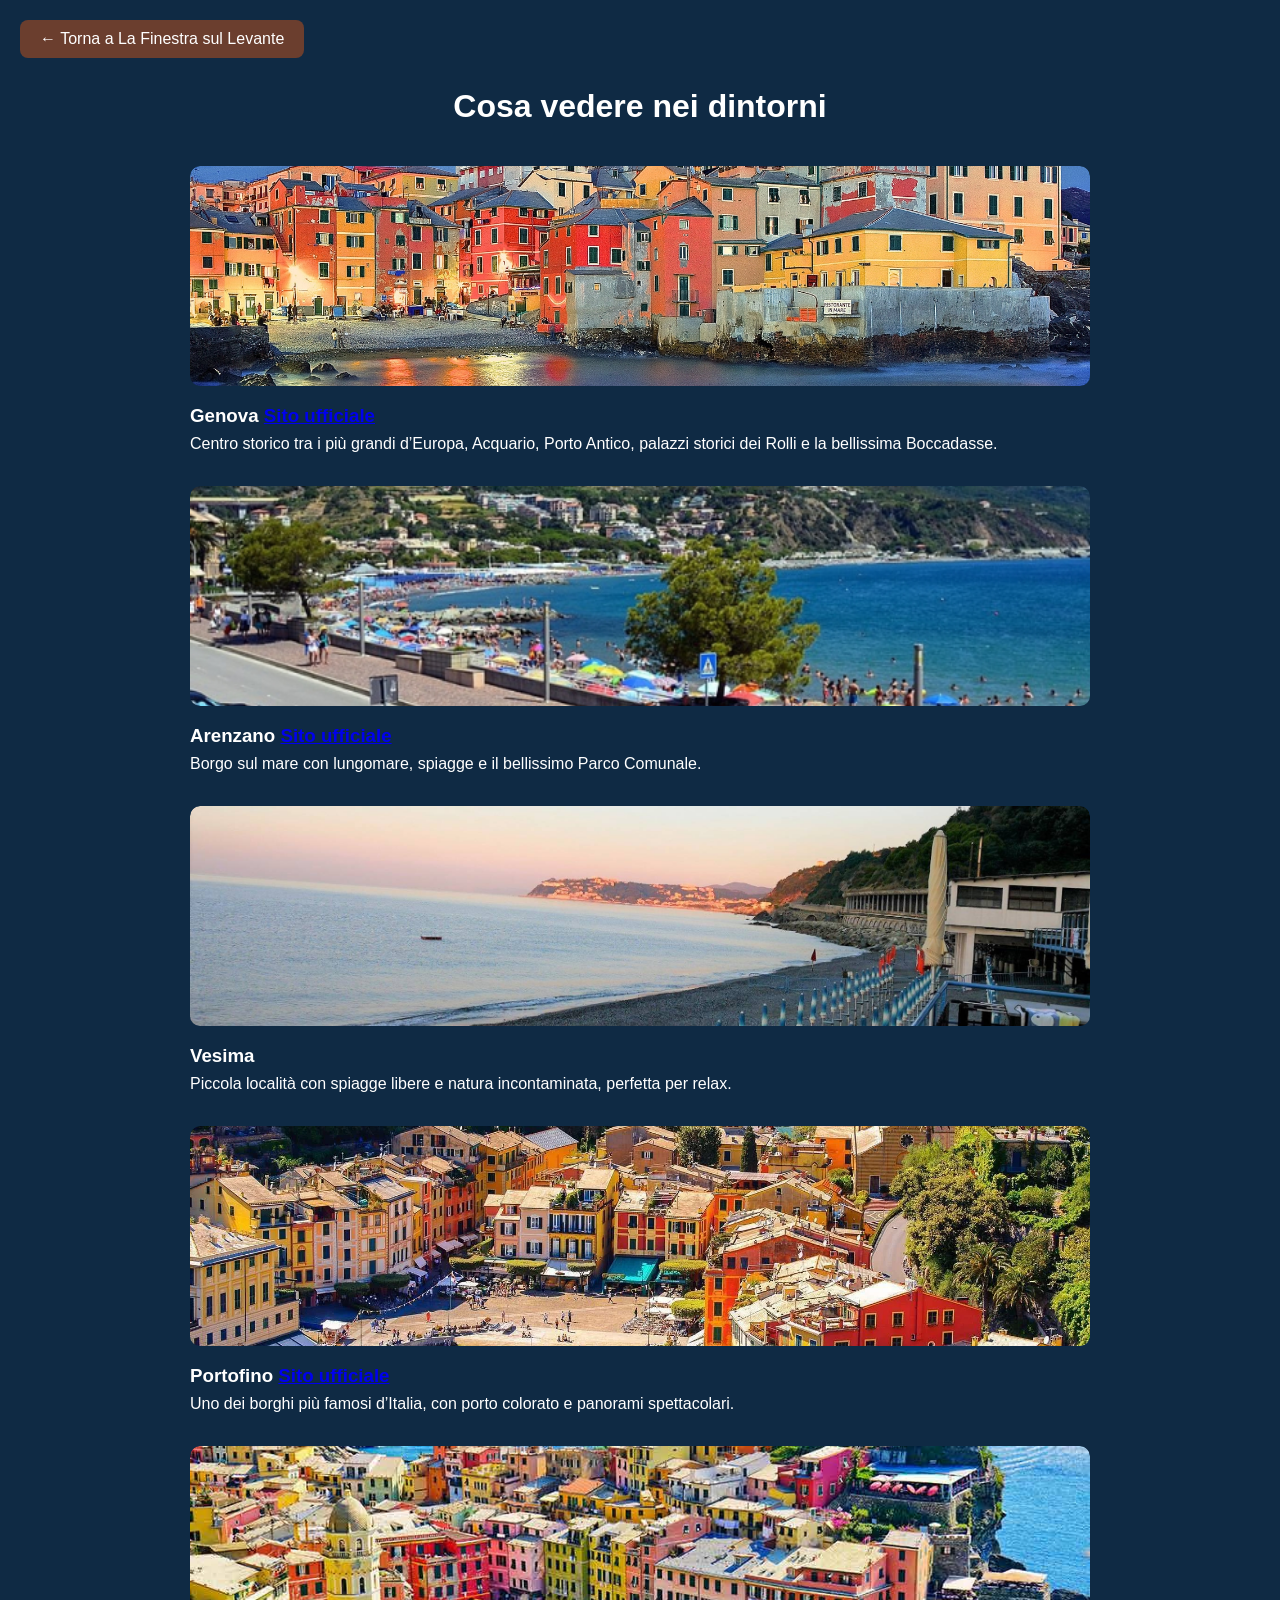
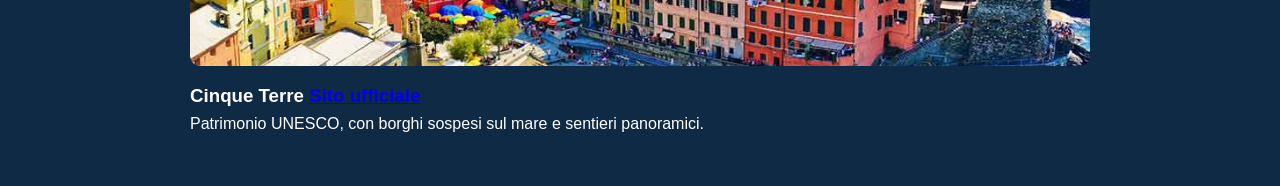
<file: cosa-visitare.html>
<!DOCTYPE html>
<html lang="it">
<head>
<meta charset="UTF-8">
<meta name="robots" content="noindex, nofollow">
<meta name="viewport" content="width=device-width, initial-scale=1.0">
<title>Cosa vedere nei dintorni</title>

<style>
body {
    margin: 0;
    font-family: Arial, sans-serif;
    background: #0f2a44;
    color: white;
}

/* Pulsante torna indietro */
.back {
    display: inline-block;
    margin: 20px;
    padding: 10px 20px;
    background: #6b3e2e;
    color: white;
    text-decoration: none;
    border-radius: 8px;
}

/* Titolo */
h1 {
    text-align: center;
    margin-top: 10px;
}

/* Lista posti */
.lista {
    max-width: 900px;
    margin: auto;
    padding: 20px;
}

.luogo {
    margin-bottom: 30px;
}

.luogo img {
    width: 100%;
    height: 220px;
    object-fit: cover;
    border-radius: 10px;
    margin-bottom: 10px;
}

.luogo h3 {
    margin: 5px 0;
}

.luogo p {
    margin: 0;
    line-height: 1.5;
}
.luogo {
    overflow: hidden;
    border-radius: 10px;
}

.luogo img {
    width: 100%;
    height: 220px;
    object-fit: cover;
    border-radius: 10px;
    margin-bottom: 10px;

    transition: transform 0.4s ease, filter 0.4s ease;
}

/* ✨ effetto hover */
.luogo:hover img {
    transform: scale(1.05);
    filter: brightness(1.1);
}
</style>
</head>

<body>

<a href="index.html" class="back">← Torna a La Finestra sul Levante</a>

<h1>Cosa vedere nei dintorni</h1>

<div class="lista">

    <div class="luogo">
        <img src="Foto/visita/Genova.jpg">
        <h3>
        Genova
        <a href="https://www.visitgenoa.it/it" target="_blank" rel="noopener noreferrer" class="link-info"> Sito ufficiale </a>
        </h3>
        <p>Centro storico tra i più grandi d’Europa, Acquario, Porto Antico, palazzi storici dei Rolli e la bellissima Boccadasse.</p>
    </div>

    <div class="luogo">
        <img src="Foto/visita/Arenzano.jpg">
        <h3>
        Arenzano
        <a href="https://www.arenzanoturismo.it/" target="_blank" rel="noopener noreferrer" class="link-info"> Sito ufficiale </a>
        </h3>
        <p>Borgo sul mare con lungomare, spiagge e il bellissimo Parco Comunale.</p>
    </div>

    <div class="luogo">
        <img src="Foto/visita/Vesima.jpg">
        <h3>Vesima</h3>
        <p>Piccola località con spiagge libere e natura incontaminata, perfetta per relax.</p>
    </div>

    <div class="luogo">
        <img src="Foto/visita/Portofino.jpg">
        <h3>
        Portofino
        <a href="https://www.visitgenoa.it/it/il-parco-di-portofino-e-la-riserva-marina" target="_blank" rel="noopener noreferrer" class="link-info"> Sito ufficiale </a>
        </h3>
        <p>Uno dei borghi più famosi d’Italia, con porto colorato e panorami spettacolari.</p>
    </div>

    <div class="luogo">
        <img src="Foto/visita/Cinqueterre.jpg">
        <h3>
        Cinque Terre
         <a href="https://www.parconazionale5terre.it/" target="_blank" rel="noopener noreferrer" class="link-info"> Sito ufficiale </a>
        </h3>
        <p>Patrimonio UNESCO, con borghi sospesi sul mare e sentieri panoramici.</p>
    </div>

</div>

</body>
</html>
</file>
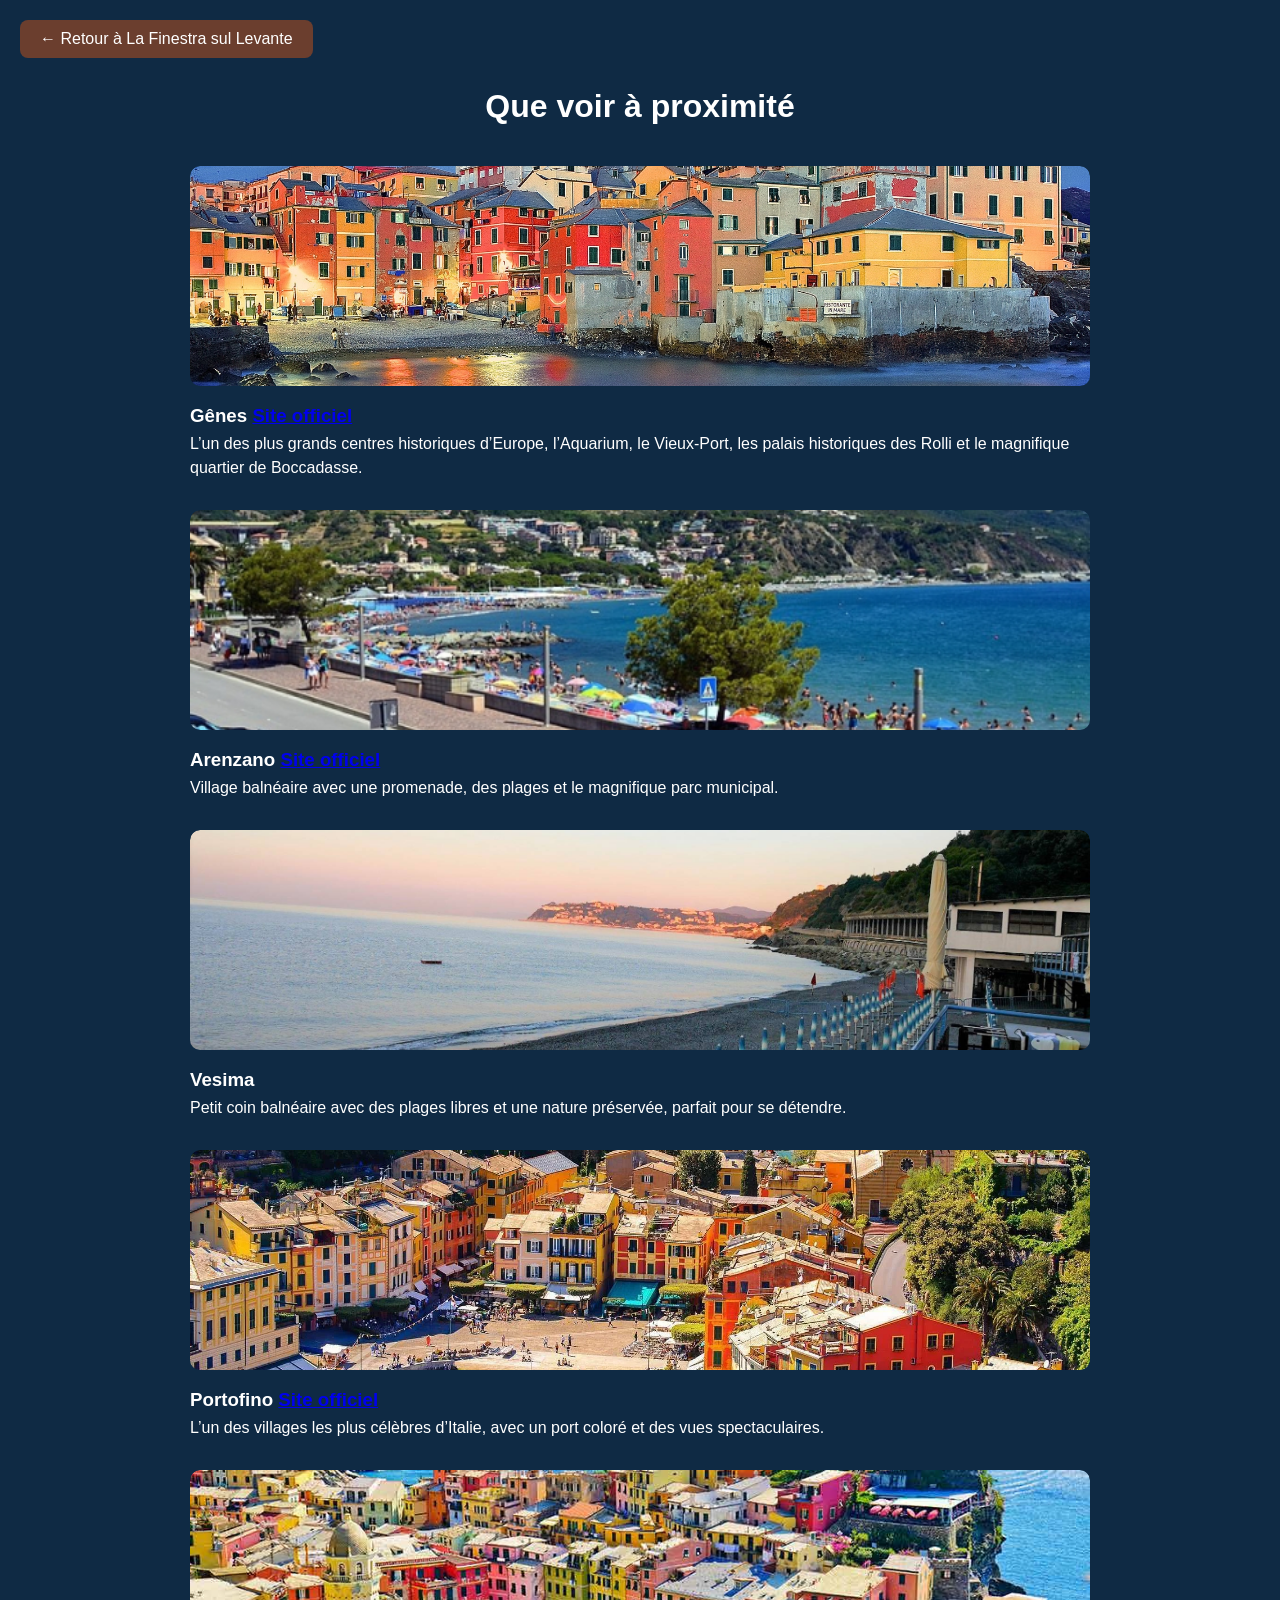
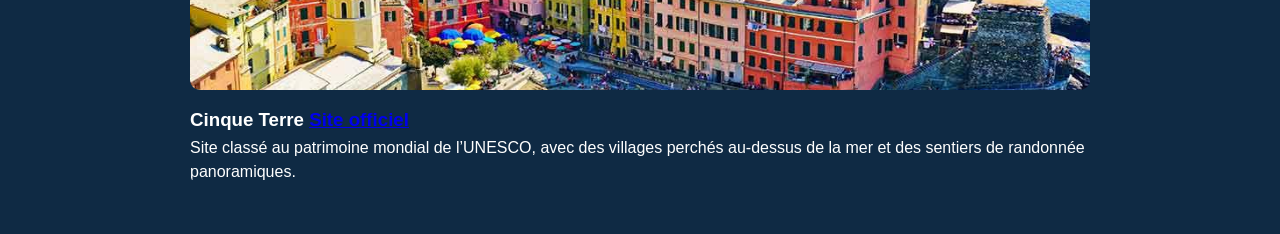
<file: decouvrez-ligurie.html>
<!DOCTYPE html>
<html lang="fr">
<head>
<meta charset="UTF-8">
<meta name="robots" content="noindex, nofollow">
<meta name="viewport" content="width=device-width, initial-scale=1.0">
<title>Cosa vedere nei dintorni</title>

<style>
body {
    margin: 0;
    font-family: Arial, sans-serif;
    background: #0f2a44;
    color: white;
}

/* Pulsante torna indietro */
.back {
    display: inline-block;
    margin: 20px;
    padding: 10px 20px;
    background: #6b3e2e;
    color: white;
    text-decoration: none;
    border-radius: 8px;
}

/* Titolo */
h1 {
    text-align: center;
    margin-top: 10px;
}

/* Lista posti */
.lista {
    max-width: 900px;
    margin: auto;
    padding: 20px;
}

.luogo {
    margin-bottom: 30px;
}

.luogo img {
    width: 100%;
    height: 220px;
    object-fit: cover;
    border-radius: 10px;
    margin-bottom: 10px;
}

.luogo h3 {
    margin: 5px 0;
}

.luogo p {
    margin: 0;
    line-height: 1.5;
}
.luogo {
    overflow: hidden; /* evita che l'immagine esca */
    border-radius: 10px;
}

.luogo img {
    width: 100%;
    height: 220px;
    object-fit: cover;
    border-radius: 10px;
    margin-bottom: 10px;

    transition: transform 0.4s ease, filter 0.4s ease;
}

/* ✨ effetto hover */
.luogo:hover img {
    transform: scale(1.05);
    filter: brightness(1.1);
}
</style>
</head>

<body>

<a href="index.html" class="back">← Retour à La Finestra sul Levante</a>

<h1>Que voir à proximité</h1>

<div class="lista">

    <div class="luogo">
        <img src="Foto/visita/Genova.jpg">
        <h3>
        Gênes
        <a href="https://www.visitgenoa.it/fr" target="_blank" rel="noopener noreferrer" class="link-info"> Site officiel </a>
        </h3>
        <p>L’un des plus grands centres historiques d’Europe, l’Aquarium, le Vieux-Port, les palais historiques des Rolli et le magnifique quartier de Boccadasse.
</p>
    </div>

    <div class="luogo">
        <img src="Foto/visita/Arenzano.jpg">
        <h3>
        Arenzano
        <a href="https://www.arenzanoturismo.it/" target="_blank" rel="noopener noreferrer" class="link-info"> Site officiel </a>
        </h3>
        <p>Village balnéaire avec une promenade, des plages et le magnifique parc municipal.</p>
    </div>

    <div class="luogo">
        <img src="Foto/visita/Vesima.jpg">
        <h3>Vesima</h3>
        <p>Petit coin balnéaire avec des plages libres et une nature préservée, parfait pour se détendre.</p>
    </div>

    <div class="luogo">
        <img src="Foto/visita/Portofino.jpg">
        <h3>
        Portofino
        <a href="https://www.visitgenoa.it/fr/node/1934" target="_blank" rel="noopener noreferrer" class="link-info"> Site officiel </a>
        </h3>
        <p>L’un des villages les plus célèbres d’Italie, avec un port coloré et des vues spectaculaires.</p>
    </div>

    <div class="luogo">
        <img src="Foto/visita/Cinqueterre.jpg">
        <h3>
        Cinque Terre
        <a href="https://www.parconazionale5terre.it/Findex.php" target="_blank" rel="noopener noreferrer" class="link-info"> Site officiel </a>
        </h3>
        <p>Site classé au patrimoine mondial de l’UNESCO, avec des villages perchés au-dessus de la mer et des sentiers de randonnée panoramiques.</p>
    </div>

</div>

</body>
</html>
</file>
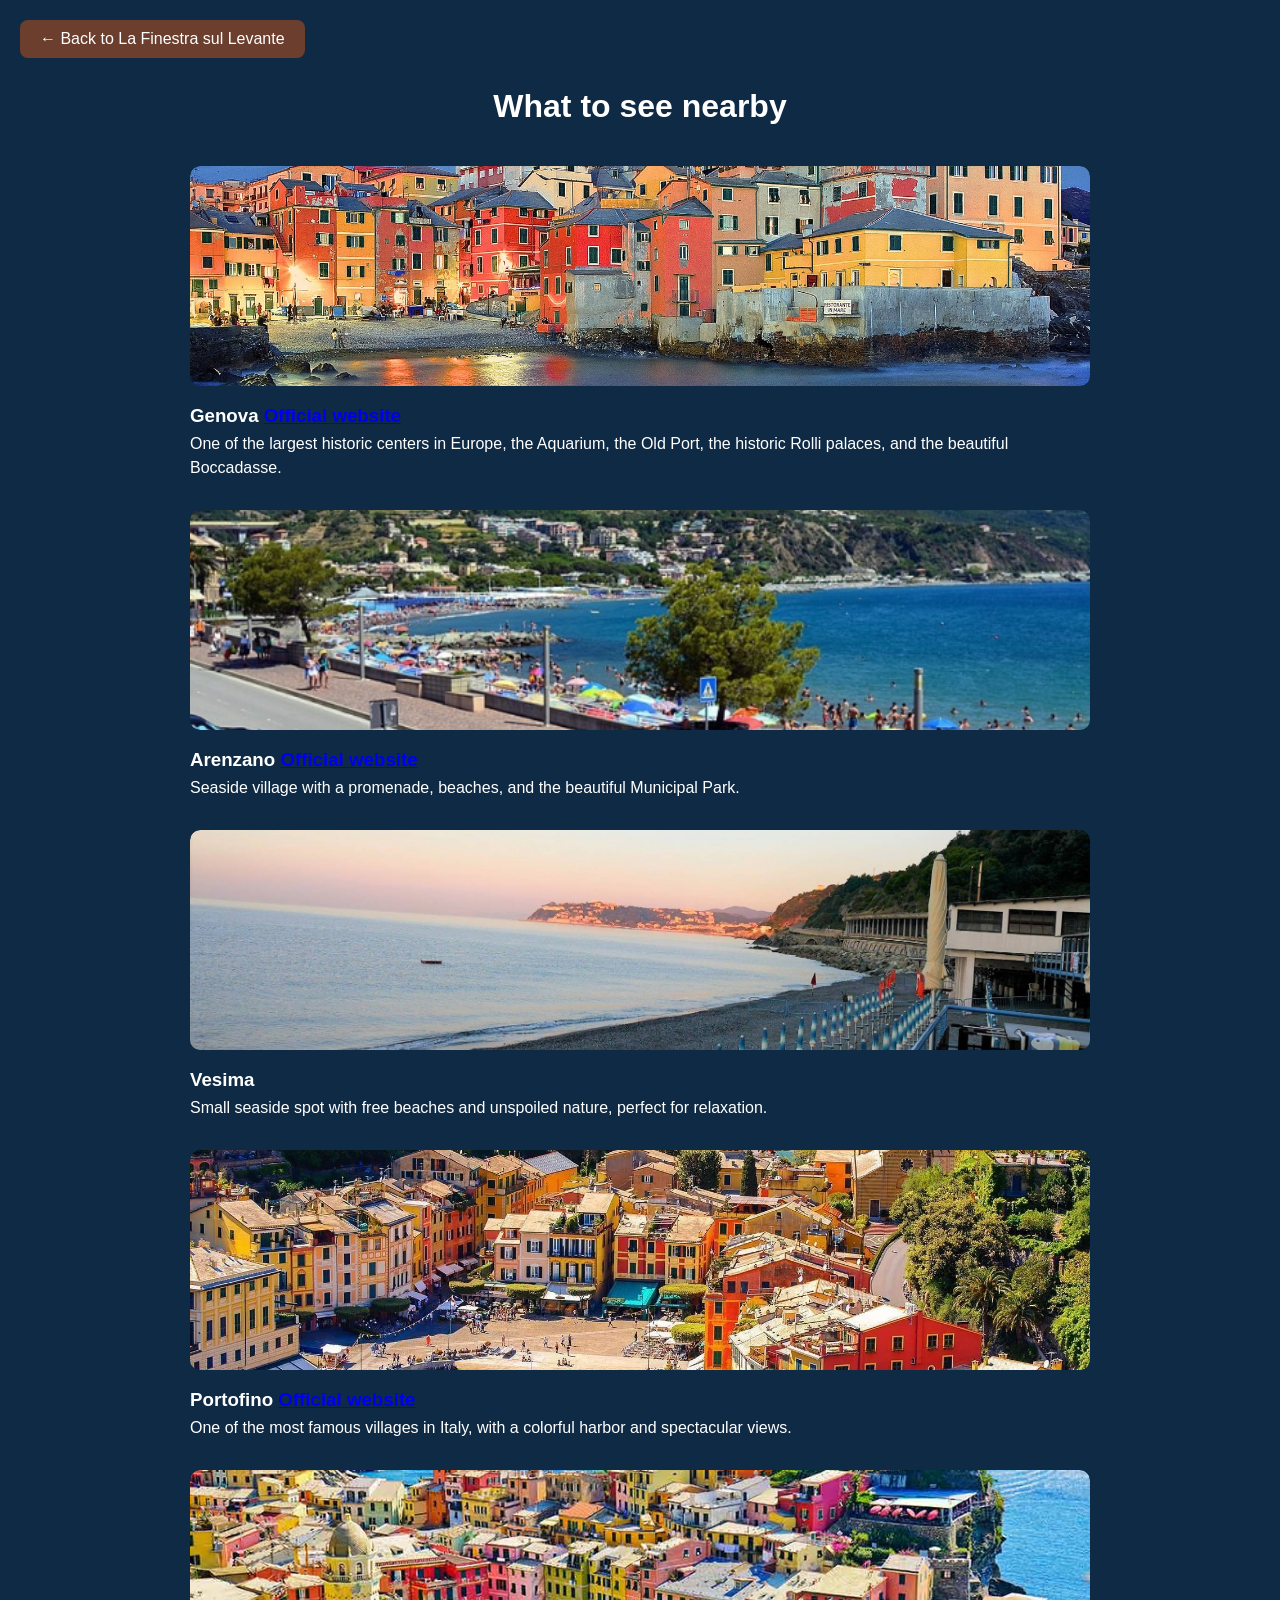
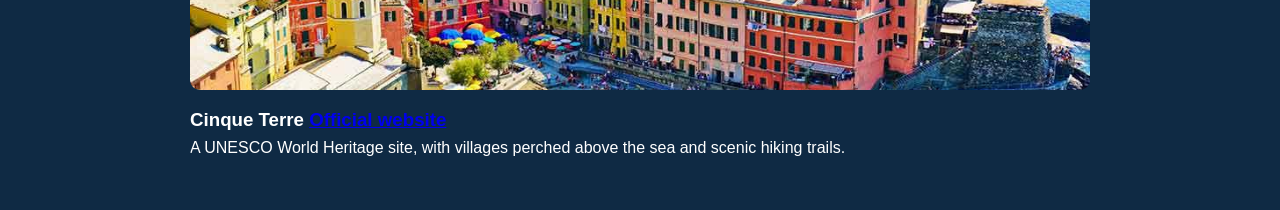
<file: discover-liguria.html>
<!DOCTYPE html>
<html lang="en">
<head>
<meta charset="UTF-8">
<meta name="robots" content="noindex, nofollow">
<meta name="viewport" content="width=device-width, initial-scale=1.0">
<title>Cosa vedere nei dintorni</title>

<style>
body {
    margin: 0;
    font-family: Arial, sans-serif;
    background: #0f2a44;
    color: white;
}

/* Pulsante torna indietro */
.back {
    display: inline-block;
    margin: 20px;
    padding: 10px 20px;
    background: #6b3e2e;
    color: white;
    text-decoration: none;
    border-radius: 8px;
}

/* Titolo */
h1 {
    text-align: center;
    margin-top: 10px;
}

/* Lista posti */
.lista {
    max-width: 900px;
    margin: auto;
    padding: 20px;
}

.luogo {
    margin-bottom: 30px;
}

.luogo img {
    width: 100%;
    height: 220px;
    object-fit: cover;
    border-radius: 10px;
    margin-bottom: 10px;
}

.luogo h3 {
    margin: 5px 0;
}

.luogo p {
    margin: 0;
    line-height: 1.5;
}
.luogo {
    overflow: hidden; /* evita che l'immagine esca */
    border-radius: 10px;
}

.luogo img {
    width: 100%;
    height: 220px;
    object-fit: cover;
    border-radius: 10px;
    margin-bottom: 10px;

    transition: transform 0.4s ease, filter 0.4s ease;
}

/* ✨ effetto hover */
.luogo:hover img {
    transform: scale(1.05);
    filter: brightness(1.1);
}
</style>
</head>

<body>

<a href="index.html" class="back">← Back to La Finestra sul Levante</a>

<h1>What to see nearby</h1>

<div class="lista">

    <div class="luogo">
        <img src="Foto/visita/Genova.jpg">
        <h3>
        Genova
        <a href="https://www.visitgenoa.it/en" target="_blank" rel="noopener noreferrer" class="link-info">  Official website </a>
        </h3>
        <p>One of the largest historic centers in Europe, the Aquarium, the Old Port, the historic Rolli palaces, and the beautiful Boccadasse.</p>
    </div>

    <div class="luogo">
        <img src="Foto/visita/Arenzano.jpg">
        <h3>
        Arenzano
        <a href="https://www.arenzanoturismo.it/en/" target="_blank" rel="noopener noreferrer" class="link-info">  Official website </a>
        </h3>
        <p>Seaside village with a promenade, beaches, and the beautiful Municipal Park.</p>
    </div>

    <div class="luogo">
        <img src="Foto/visita/Vesima.jpg">
        <h3>Vesima</h3>
        <p>Small seaside spot with free beaches and unspoiled nature, perfect for relaxation.</p>
    </div>

    <div class="luogo">
        <img src="Foto/visita/Portofino.jpg">
        <h3>
        Portofino
        <a href="https://www.visitgenoa.it/en/node/1934" target="_blank" rel="noopener noreferrer" class="link-info">  Official website </a>
        </h3>
        <p>One of the most famous villages in Italy, with a colorful harbor and spectacular views.</p>
    </div>

    <div class="luogo">
        <img src="Foto/visita/Cinqueterre.jpg">
        <h3>
        Cinque Terre
        <a href="https://www.parconazionale5terre.it/Findex.php" target="_blank" rel="noopener noreferrer" class="link-info">  Official website </a>
        </h3>
        <p>A UNESCO World Heritage site, with villages perched above the sea and scenic hiking trails.</p>
    </div>

</div>

</body>
</html>
</file>
